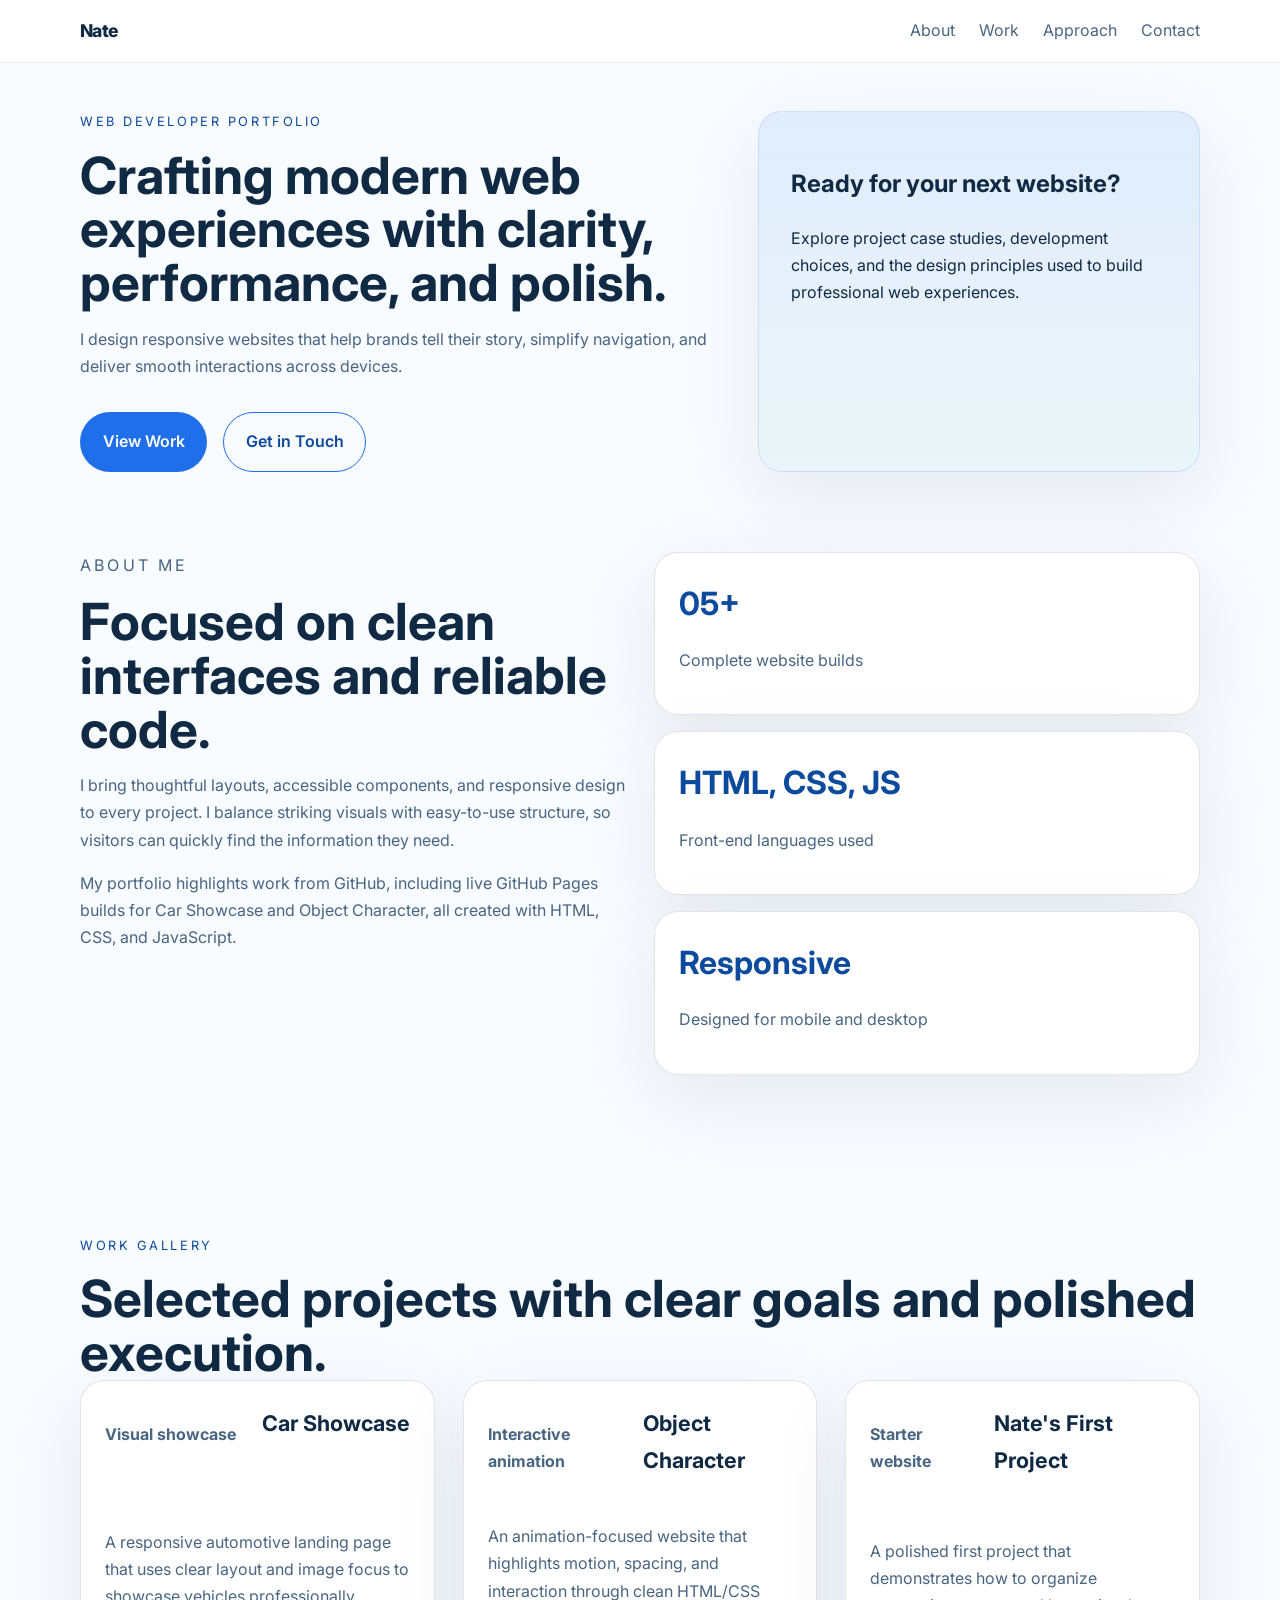
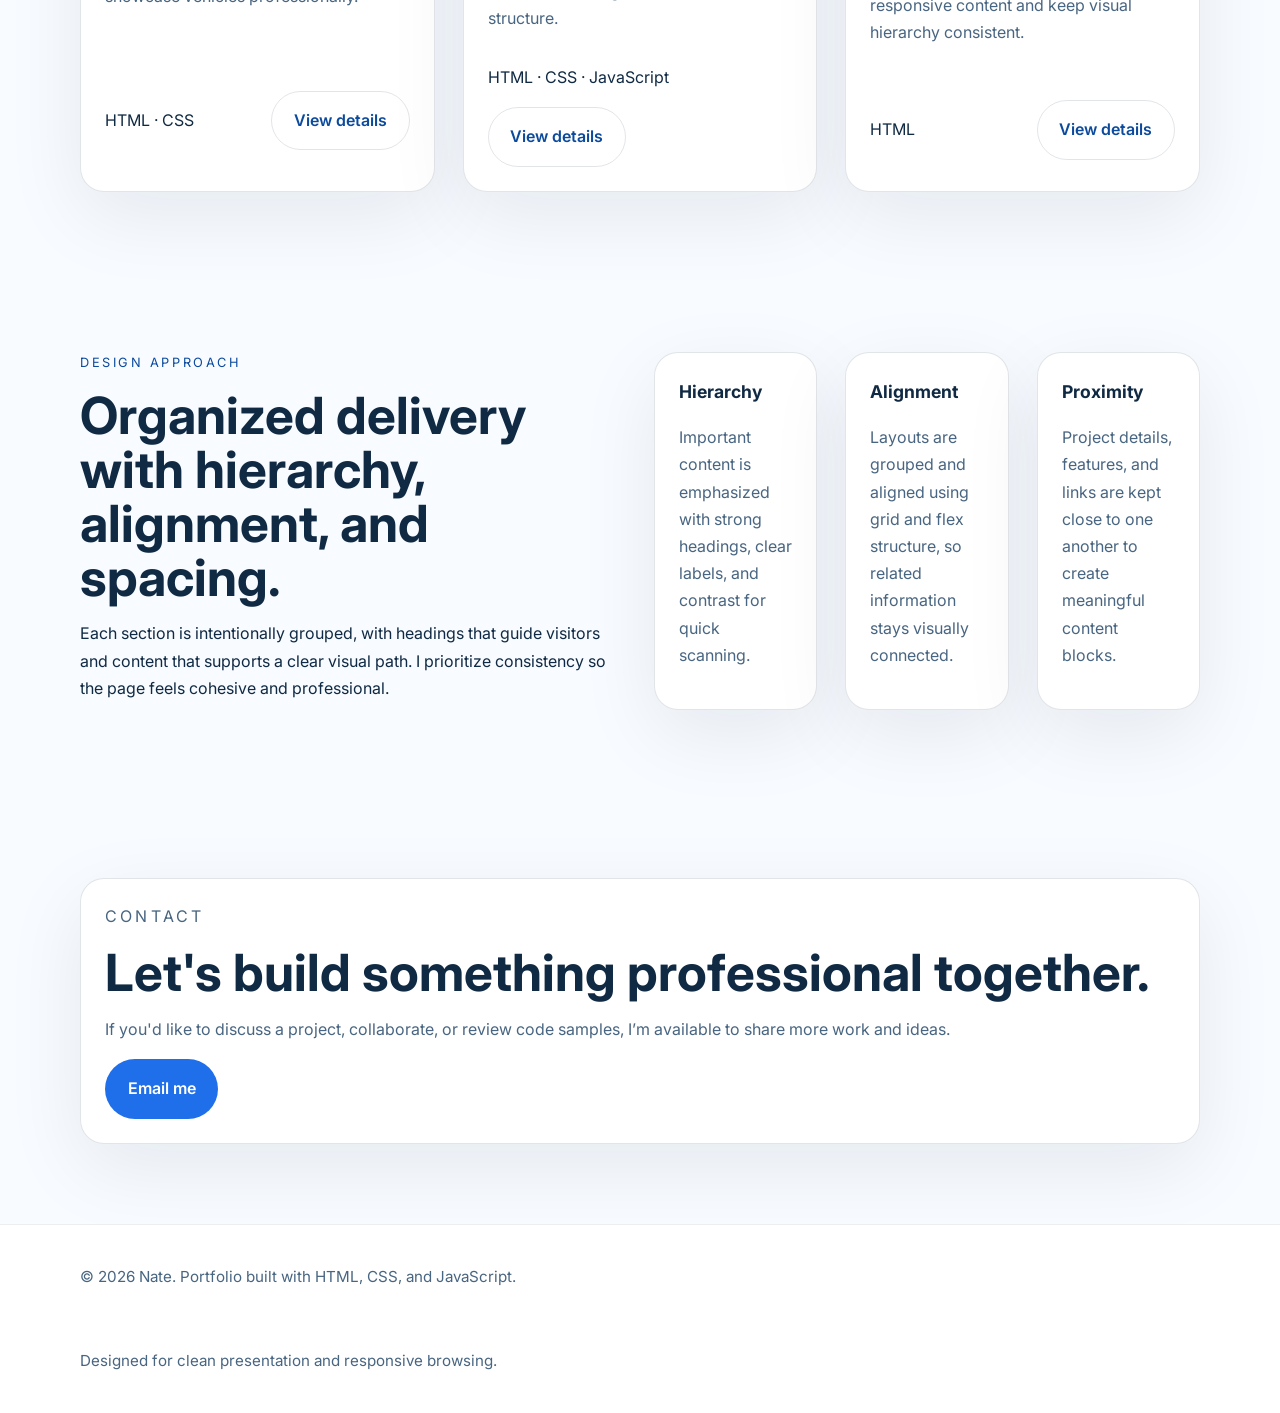
<file: INDEX.HTML>
﻿<!DOCTYPE html>
<html lang="en">
<head>
  <meta charset="UTF-8" />
  <meta name="viewport" content="width=device-width, initial-scale=1.0" />
  <title>Nate | Web Development Portfolio</title>
  <link rel="preconnect" href="https://fonts.googleapis.com" />
  <link rel="preconnect" href="https://fonts.gstatic.com" crossorigin />
  <link href="https://fonts.googleapis.com/css2?family=Inter:wght@400;500;600;700;800&display=swap" rel="stylesheet" />
  <link rel="stylesheet" href="STYLE.CSS" />
</head>
<body>
  <header class="site-header">
    <div class="container header-inner">
      <a class="brand" href="INDEX.HTML">Nate</a>
      <button class="nav-toggle" id="navToggle" aria-label="Open navigation">
        <span></span>
        <span></span>
        <span></span>
      </button>
      <nav class="site-nav" id="siteNav">
        <a href="#about">About</a>
        <a href="#projects">Work</a>
        <a href="#process">Approach</a>
        <a href="#contact">Contact</a>
      </nav>
    </div>
  </header>

  <main>
    <section class="hero section-hero">
      <div class="container hero-content">
        <div>
          <p class="eyebrow">Web Developer Portfolio</p>
          <h1>Crafting modern web experiences with clarity, performance, and polish.</h1>
          <p class="hero-copy">I design responsive websites that help brands tell their story, simplify navigation, and deliver smooth interactions across devices.</p>
          <div class="hero-actions">
            <a class="button button-primary" href="#projects">View Work</a>
            <a class="button button-secondary" href="#contact">Get in Touch</a>
          </div>
        </div>
        <div class="hero-panel">
          <div class="panel-card">
            <h2>Ready for your next website?</h2>
            <p>Explore project case studies, development choices, and the design principles used to build professional web experiences.</p>
          </div>
        </div>
      </div>
    </section>

    <section class="section about" id="about">
      <div class="container split-grid">
        <div>
          <p class="section-label">About Me</p>
          <h2>Focused on clean interfaces and reliable code.</h2>
          <p>I bring thoughtful layouts, accessible components, and responsive design to every project. I balance striking visuals with easy-to-use structure, so visitors can quickly find the information they need.</p>
          <p>My portfolio highlights work from GitHub, including live GitHub Pages builds for Car Showcase and Object Character, all created with HTML, CSS, and JavaScript.</p>
        </div>
        <div class="stats-grid">
          <article class="stat-card">
            <span>05+</span>
            <p>Complete website builds</p>
          </article>
          <article class="stat-card">
            <span>HTML, CSS, JS</span>
            <p>Front-end languages used</p>
          </article>
          <article class="stat-card">
            <span>Responsive</span>
            <p>Designed for mobile and desktop</p>
          </article>
        </div>
      </div>
    </section>

    <section class="section projects" id="projects">
      <div class="container">
        <div class="section-heading">
          <p class="section-label">Work Gallery</p>
          <h2>Selected projects with clear goals and polished execution.</h2>
        </div>
        <div class="project-grid">
          <article class="project-card">
            <div class="project-meta">
              <p class="project-type">Visual showcase</p>
              <h3>Car Showcase</h3>
            </div>
            <p>A responsive automotive landing page that uses clear layout and image focus to showcase vehicles professionally.</p>
            <div class="project-footer">
              <span>HTML · CSS</span>
              <a class="button button-tertiary" href="project-finance.html">View details</a>
            </div>
          </article>

          <article class="project-card">
            <div class="project-meta">
              <p class="project-type">Interactive animation</p>
              <h3>Object Character</h3>
            </div>
            <p>An animation-focused website that highlights motion, spacing, and interaction through clean HTML/CSS structure.</p>
            <div class="project-footer">
              <span>HTML · CSS · JavaScript</span>
              <a class="button button-tertiary" href="project-portfolio.html">View details</a>
            </div>
          </article>

          <article class="project-card">
            <div class="project-meta">
              <p class="project-type">Starter website</p>
              <h3>Nate's First Project</h3>
            </div>
            <p>A polished first project that demonstrates how to organize responsive content and keep visual hierarchy consistent.</p>
            <div class="project-footer">
              <span>HTML</span>
              <a class="button button-tertiary" href="project-dashboard.html">View details</a>
            </div>
          </article>
        </div>
      </div>
    </section>

    <section class="section process" id="process">
      <div class="container split-grid align-center">
        <div>
          <p class="section-label">Design Approach</p>
          <h2>Organized delivery with hierarchy, alignment, and spacing.</h2>
          <p>Each section is intentionally grouped, with headings that guide visitors and content that supports a clear visual path. I prioritize consistency so the page feels cohesive and professional.</p>
        </div>
        <div class="process-list">
          <div class="process-step">
            <h3>Hierarchy</h3>
            <p>Important content is emphasized with strong headings, clear labels, and contrast for quick scanning.</p>
          </div>
          <div class="process-step">
            <h3>Alignment</h3>
            <p>Layouts are grouped and aligned using grid and flex structure, so related information stays visually connected.</p>
          </div>
          <div class="process-step">
            <h3>Proximity</h3>
            <p>Project details, features, and links are kept close to one another to create meaningful content blocks.</p>
          </div>
        </div>
      </div>
    </section>

    <section class="section contact" id="contact">
      <div class="container contact-panel">
        <div>
          <p class="section-label">Contact</p>
          <h2>Let's build something professional together.</h2>
          <p>If you'd like to discuss a project, collaborate, or review code samples, I’m available to share more work and ideas.</p>
        </div>
        <a class="button button-primary" href="mailto:contact@example.com">Email me</a>
      </div>
    </section>
  </main>

  <footer class="site-footer">
    <div class="container footer-inner">
      <p>© 2026 Nate. Portfolio built with HTML, CSS, and JavaScript.</p>
      <p>Designed for clean presentation and responsive browsing.</p>
    </div>
  </footer>

  <script src="SCRIPT.JS"></script>
</body>
</html>
</file>
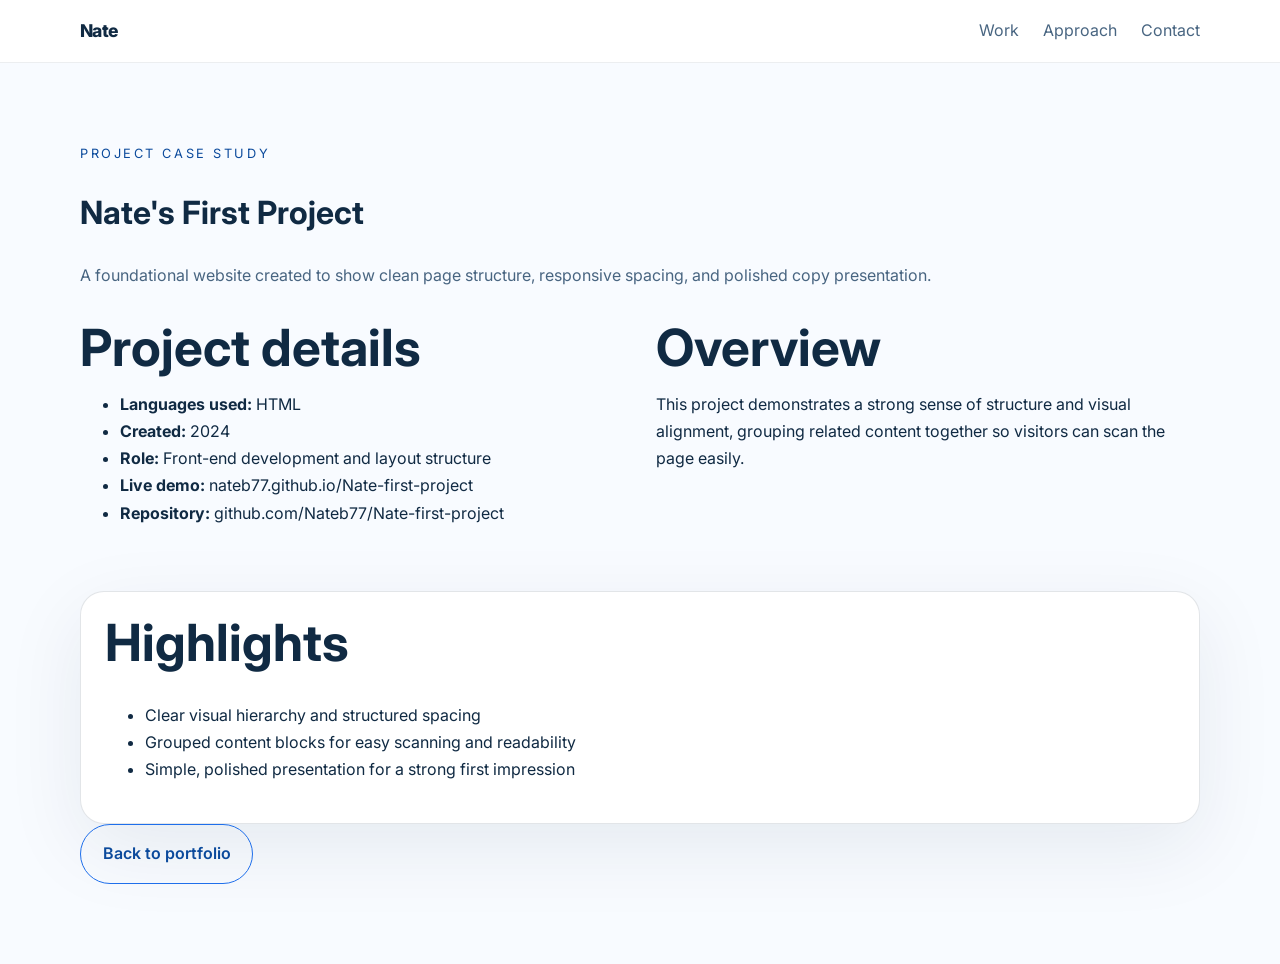
<file: project-dashboard.html>
﻿<!DOCTYPE html>
<html lang="en">
<head>
  <meta charset="UTF-8" />
  <meta name="viewport" content="width=device-width, initial-scale=1.0" />
  <title>Nate's First Project | Nate</title>
  <link rel="preconnect" href="https://fonts.googleapis.com" />
  <link rel="preconnect" href="https://fonts.gstatic.com" crossorigin />
  <link href="https://fonts.googleapis.com/css2?family=Inter:wght@400;500;600;700;800&display=swap" rel="stylesheet" />
  <link rel="stylesheet" href="STYLE.CSS" />
</head>
<body>
  <header class="site-header">
    <div class="container header-inner">
      <a class="brand" href="INDEX.HTML">Nate</a>
      <button class="nav-toggle" id="navToggle" aria-label="Open navigation">
        <span></span>
        <span></span>
        <span></span>
      </button>
      <nav class="site-nav" id="siteNav">
        <a href="INDEX.HTML#projects">Work</a>
        <a href="INDEX.HTML#process">Approach</a>
        <a href="INDEX.HTML#contact">Contact</a>
      </nav>
    </div>
  </header>

  <main class="section">
    <div class="container">
      <div class="section-label">Project Case Study</div>
      <h1>Nate's First Project</h1>
      <p class="hero-copy">A foundational website created to show clean page structure, responsive spacing, and polished copy presentation.</p>

      <div class="split-grid" style="margin-top: 2rem; gap: 2rem;">
        <div>
          <h2>Project details</h2>
          <ul>
            <li><strong>Languages used:</strong> HTML</li>
            <li><strong>Created:</strong> 2024</li>
            <li><strong>Role:</strong> Front-end development and layout structure</li>
            <li><strong>Live demo:</strong> <a href="https://nateb77.github.io/Nate-first-project/" target="_blank" rel="noreferrer">nateb77.github.io/Nate-first-project</a></li>
            <li><strong>Repository:</strong> <a href="https://github.com/Nateb77/Nate-first-project" target="_blank" rel="noreferrer">github.com/Nateb77/Nate-first-project</a></li>
          </ul>
        </div>
        <div>
          <h2>Overview</h2>
          <p>This project demonstrates a strong sense of structure and visual alignment, grouping related content together so visitors can scan the page easily.</p>
        </div>
      </div>

      <section class="section" style="padding: 3rem 0 0 0;">
        <div class="project-card">
          <h2>Highlights</h2>
          <ul>
            <li>Clear visual hierarchy and structured spacing</li>
            <li>Grouped content blocks for easy scanning and readability</li>
            <li>Simple, polished presentation for a strong first impression</li>
          </ul>
        </div>
      </section>

      <a class="button button-secondary" href="INDEX.HTML#projects">Back to portfolio</a>
    </div>
  </main>

  <script src="SCRIPT.JS"></script>
</body>
</html>
</file>
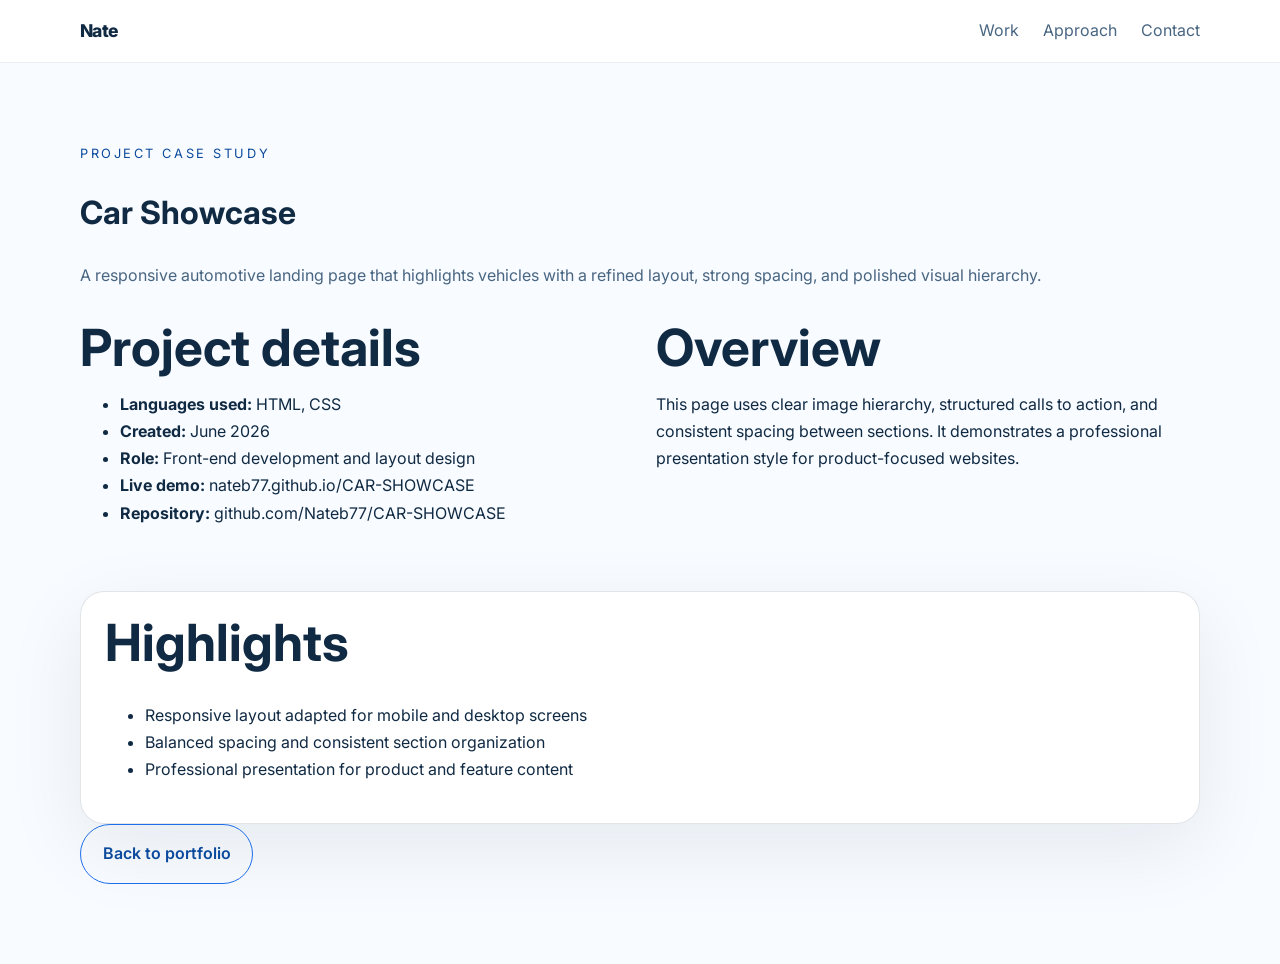
<file: project-finance.html>
﻿<!DOCTYPE html>
<html lang="en">
<head>
  <meta charset="UTF-8" />
  <meta name="viewport" content="width=device-width, initial-scale=1.0" />
  <title>Car Showcase | Nate</title>
  <link rel="preconnect" href="https://fonts.googleapis.com" />
  <link rel="preconnect" href="https://fonts.gstatic.com" crossorigin />
  <link href="https://fonts.googleapis.com/css2?family=Inter:wght@400;500;600;700;800&display=swap" rel="stylesheet" />
  <link rel="stylesheet" href="STYLE.CSS" />
</head>
<body>
  <header class="site-header">
    <div class="container header-inner">
      <a class="brand" href="INDEX.HTML">Nate</a>
      <button class="nav-toggle" id="navToggle" aria-label="Open navigation">
        <span></span>
        <span></span>
        <span></span>
      </button>
      <nav class="site-nav" id="siteNav">
        <a href="INDEX.HTML#projects">Work</a>
        <a href="INDEX.HTML#process">Approach</a>
        <a href="INDEX.HTML#contact">Contact</a>
      </nav>
    </div>
  </header>

  <main class="section">
    <div class="container">
      <div class="section-label">Project Case Study</div>
      <h1>Car Showcase</h1>
      <p class="hero-copy">A responsive automotive landing page that highlights vehicles with a refined layout, strong spacing, and polished visual hierarchy.</p>

      <div class="split-grid" style="margin-top: 2rem; gap: 2rem;">
        <div>
          <h2>Project details</h2>
          <ul>
            <li><strong>Languages used:</strong> HTML, CSS</li>
            <li><strong>Created:</strong> June 2026</li>
            <li><strong>Role:</strong> Front-end development and layout design</li>
            <li><strong>Live demo:</strong> <a href="https://nateb77.github.io/CAR-SHOWCASE/" target="_blank" rel="noreferrer">nateb77.github.io/CAR-SHOWCASE</a></li>
            <li><strong>Repository:</strong> <a href="https://github.com/Nateb77/CAR-SHOWCASE" target="_blank" rel="noreferrer">github.com/Nateb77/CAR-SHOWCASE</a></li>
          </ul>
        </div>
        <div>
          <h2>Overview</h2>
          <p>This page uses clear image hierarchy, structured calls to action, and consistent spacing between sections. It demonstrates a professional presentation style for product-focused websites.</p>
        </div>
      </div>

      <section class="section" style="padding: 3rem 0 0 0;">
        <div class="project-card">
          <h2>Highlights</h2>
          <ul>
            <li>Responsive layout adapted for mobile and desktop screens</li>
            <li>Balanced spacing and consistent section organization</li>
            <li>Professional presentation for product and feature content</li>
          </ul>
        </div>
      </section>

      <a class="button button-secondary" href="INDEX.HTML#projects">Back to portfolio</a>
    </div>
  </main>

  <script src="SCRIPT.JS"></script>
</body>
</html>
</file>
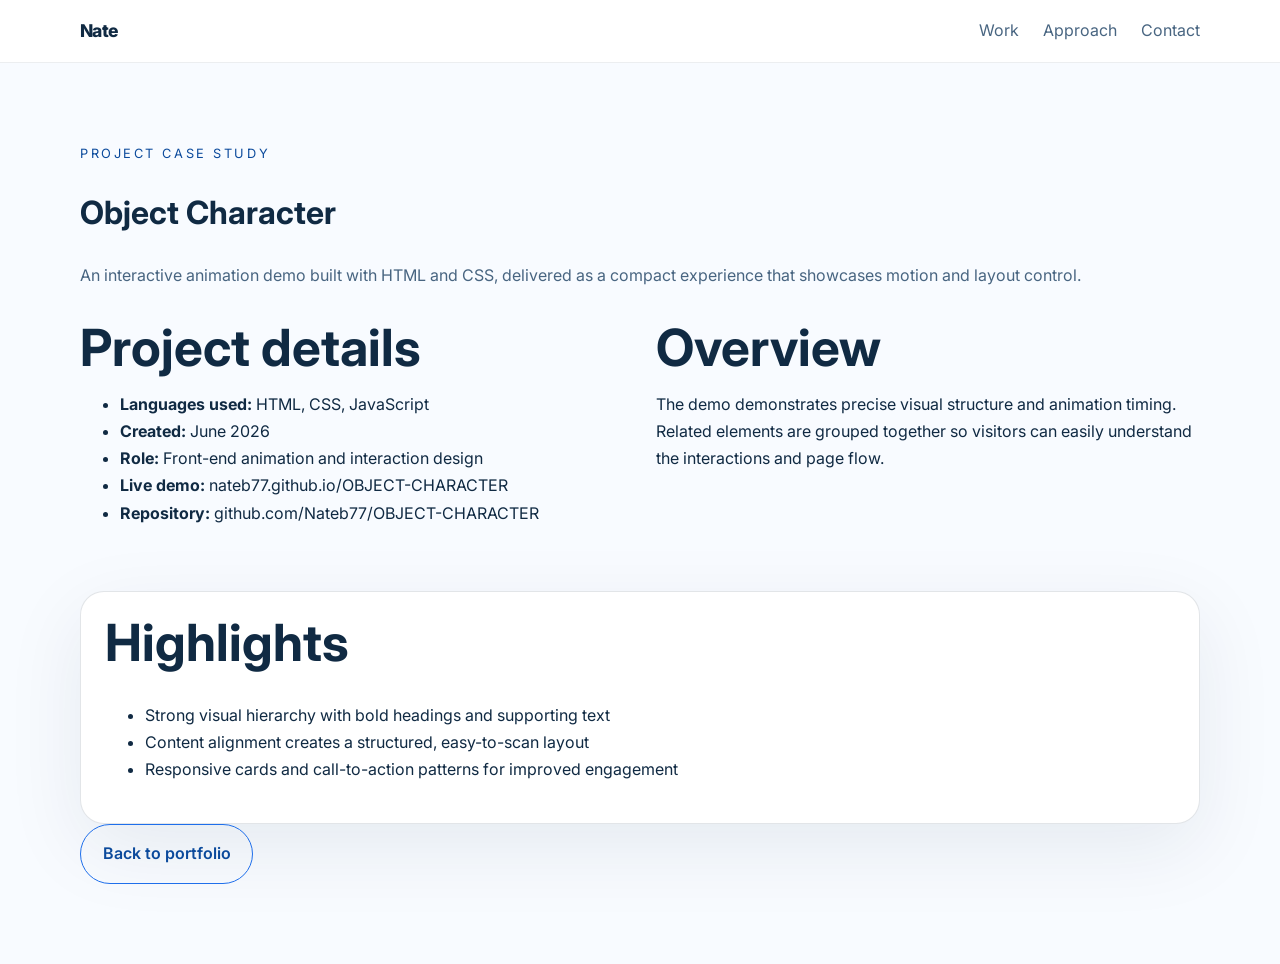
<file: project-portfolio.html>
﻿<!DOCTYPE html>
<html lang="en">
<head>
  <meta charset="UTF-8" />
  <meta name="viewport" content="width=device-width, initial-scale=1.0" />
  <title>Object Character | Nate</title>
  <link rel="preconnect" href="https://fonts.googleapis.com" />
  <link rel="preconnect" href="https://fonts.gstatic.com" crossorigin />
  <link href="https://fonts.googleapis.com/css2?family=Inter:wght@400;500;600;700;800&display=swap" rel="stylesheet" />
  <link rel="stylesheet" href="STYLE.CSS" />
</head>
<body>
  <header class="site-header">
    <div class="container header-inner">
      <a class="brand" href="INDEX.HTML">Nate</a>
      <button class="nav-toggle" id="navToggle" aria-label="Open navigation">
        <span></span>
        <span></span>
        <span></span>
      </button>
      <nav class="site-nav" id="siteNav">
        <a href="INDEX.HTML#projects">Work</a>
        <a href="INDEX.HTML#process">Approach</a>
        <a href="INDEX.HTML#contact">Contact</a>
      </nav>
    </div>
  </header>

  <main class="section">
    <div class="container">
      <div class="section-label">Project Case Study</div>
      <h1>Object Character</h1>
      <p class="hero-copy">An interactive animation demo built with HTML and CSS, delivered as a compact experience that showcases motion and layout control.</p>

      <div class="split-grid" style="margin-top: 2rem; gap: 2rem;">
        <div>
          <h2>Project details</h2>
          <ul>
            <li><strong>Languages used:</strong> HTML, CSS, JavaScript</li>
            <li><strong>Created:</strong> June 2026</li>
            <li><strong>Role:</strong> Front-end animation and interaction design</li>
            <li><strong>Live demo:</strong> <a href="https://nateb77.github.io/OBJECT-CHARACTER/" target="_blank" rel="noreferrer">nateb77.github.io/OBJECT-CHARACTER</a></li>
            <li><strong>Repository:</strong> <a href="https://github.com/Nateb77/OBJECT-CHARACTER" target="_blank" rel="noreferrer">github.com/Nateb77/OBJECT-CHARACTER</a></li>
          </ul>
        </div>
        <div>
          <h2>Overview</h2>
          <p>The demo demonstrates precise visual structure and animation timing. Related elements are grouped together so visitors can easily understand the interactions and page flow.</p>
        </div>
      </div>

      <section class="section" style="padding: 3rem 0 0 0;">
        <div class="project-card">
          <h2>Highlights</h2>
          <ul>
            <li>Strong visual hierarchy with bold headings and supporting text</li>
            <li>Content alignment creates a structured, easy-to-scan layout</li>
            <li>Responsive cards and call-to-action patterns for improved engagement</li>
          </ul>
        </div>
      </section>

      <a class="button button-secondary" href="INDEX.HTML#projects">Back to portfolio</a>
    </div>
  </main>

  <script src="SCRIPT.JS"></script>
</body>
</html>
</file>
<file: STYLE.CSS>
﻿:root {
  --bg: #f8fbff;
  --surface: #ffffff;
  --text: #102a43;
  --muted: #486581;
  --primary: #1f6feb;
  --primary-strong: #0b4a9c;
  --accent: #0d9488;
  --border: rgba(16, 42, 67, 0.12);
  --shadow: 0 24px 80px rgba(16, 42, 67, 0.08);
  font-family: 'Inter', system-ui, sans-serif;
}

* {
  box-sizing: border-box;
}

html {
  scroll-behavior: smooth;
}

body {
  margin: 0;
  min-height: 100vh;
  background: var(--bg);
  color: var(--text);
  line-height: 1.7;
}

img {
  max-width: 100%;
  display: block;
}

a {
  color: inherit;
  text-decoration: none;
}

button {
  font: inherit;
}

.container {
  width: min(1120px, calc(100% - 2rem));
  margin: 0 auto;
}

.section {
  padding: 5rem 0;
}

.header-inner,
.footer-inner,
.hero-content,
.split-grid,
.project-grid,
.process-list {
  display: grid;
  gap: 1.75rem;
}

.site-header {
  position: sticky;
  top: 0;
  z-index: 10;
  background: rgba(255, 255, 255, 0.94);
  backdrop-filter: blur(12px);
  border-bottom: 1px solid rgba(16, 42, 67, 0.08);
}

.header-inner {
  grid-template-columns: auto 1fr;
  align-items: center;
  padding: 1rem 0;
}

.brand {
  font-size: 1.1rem;
  font-weight: 800;
  letter-spacing: -0.03em;
}

.site-nav {
  justify-self: end;
  display: flex;
  flex-wrap: wrap;
  gap: 1.5rem;
}

.site-nav a {
  color: var(--muted);
  transition: color 0.2s ease;
}

.site-nav a:hover,
.site-nav a:focus-visible {
  color: var(--primary-strong);
}

.nav-toggle {
  display: none;
  background: none;
  border: 0;
  cursor: pointer;
  padding: 0.5rem;
}

.nav-toggle span {
  display: block;
  width: 1.5rem;
  height: 2px;
  background: var(--text);
  margin: 0.35rem 0;
}

.hero {
  padding-top: 3rem;
}

.hero-content {
  grid-template-columns: 1.25fr 0.85fr;
  align-items: center;
}

.eyebrow,
.section-label {
  margin: 0 0 1rem;
  text-transform: uppercase;
  letter-spacing: 0.2em;
  font-size: 0.8rem;
  color: var(--primary-strong);
}

.hero h1,
.section h2 {
  margin: 0;
  font-size: clamp(2.5rem, 4vw, 4rem);
  line-height: 1.05;
}

.hero-copy,
.about p,
.process-step p,
.contact-panel p,
.project-card p {
  color: var(--muted);
  font-size: 1rem;
}

.hero-actions {
  display: flex;
  flex-wrap: wrap;
  gap: 1rem;
  margin-top: 2rem;
}

.button {
  display: inline-flex;
  align-items: center;
  justify-content: center;
  padding: 0.95rem 1.35rem;
  border-radius: 999px;
  border: 1px solid transparent;
  font-weight: 600;
  transition: transform 0.2s ease, background 0.2s ease, color 0.2s ease, border-color 0.2s ease;
}

.button:hover,
.button:focus-visible {
  transform: translateY(-1px);
}

.button-primary {
  background: var(--primary);
  color: #fff;
}

.button-secondary {
  background: transparent;
  border-color: var(--primary);
  color: var(--primary-strong);
}

.button-tertiary {
  background: transparent;
  color: var(--primary-strong);
  border-color: var(--border);
}

.hero-panel {
  align-self: stretch;
}

.panel-card {
  background: linear-gradient(180deg, rgba(31, 111, 235, 0.1), rgba(13, 148, 136, 0.06));
  border: 1px solid rgba(31, 111, 235, 0.14);
  border-radius: 24px;
  padding: 2rem;
  min-height: 100%;
  box-shadow: var(--shadow);
}

.stats-grid {
  display: grid;
  gap: 1rem;
}

.stat-card,
.project-card,
.process-step,
.contact-panel {
  background: var(--surface);
  border: 1px solid var(--border);
  border-radius: 24px;
  padding: 1.5rem;
  box-shadow: var(--shadow);
}

.stat-card span {
  display: block;
  font-size: 2rem;
  font-weight: 700;
  color: var(--primary-strong);
}

.split-grid {
  grid-template-columns: 1fr 1fr;
  align-items: start;
}

.project-grid {
  grid-template-columns: repeat(3, minmax(0, 1fr));
}

.project-card {
  display: grid;
  gap: 1rem;
}

.project-meta {
  display: flex;
  justify-content: space-between;
  align-items: flex-start;
  gap: 1rem;
}

.project-type {
  font-size: 0.9rem;
  color: var(--primary);
  font-weight: 700;
}

.project-card h3 {
  margin: 0;
  font-size: 1.35rem;
}

.project-footer {
  display: flex;
  flex-wrap: wrap;
  justify-content: space-between;
  align-items: center;
  gap: 1rem;
}

.process-list {
  grid-template-columns: repeat(3, minmax(0, 1fr));
}

.process-step h3 {
  margin-top: 0;
  font-size: 1.1rem;
}

.contact-panel {
  grid-template-columns: 1fr auto;
  align-items: center;
}

.site-footer {
  background: #fff;
  border-top: 1px solid rgba(16, 42, 67, 0.08);
}

.footer-inner {
  padding: 1.5rem 0;
  font-size: 0.95rem;
  color: var(--muted);
  grid-template-columns: 1fr;
}

@media (max-width: 900px) {
  .header-inner,
  .hero-content,
  .split-grid,
  .project-grid,
  .process-list,
  .contact-panel,
  .footer-inner {
    grid-template-columns: 1fr;
  }

  .hero {
    padding-top: 2rem;
  }

  .project-grid,
  .process-list {
    gap: 1.25rem;
  }
}

@media (max-width: 720px) {
  .site-nav {
    position: absolute;
    inset: 100% auto auto 0;
    width: 100%;
    background: #fff;
    flex-direction: column;
    padding: 1.5rem 1rem 2rem;
    border-bottom: 1px solid var(--border);
    transform: translateY(-100%);
    transition: transform 0.25s ease;
    pointer-events: none;
    opacity: 0;
  }

  .site-nav.open {
    transform: translateY(0);
    pointer-events: auto;
    opacity: 1;
  }

  .nav-toggle {
    display: inline-flex;
    margin-left: auto;
  }

  .section {
    padding: 3rem 0;
  }
}

@media (max-width: 520px) {
  .hero h1 {
    font-size: 2.4rem;
  }

  .button {
    width: 100%;
  }

  .hero-actions {
    flex-direction: column;
    align-items: stretch;
  }
}
</file>
